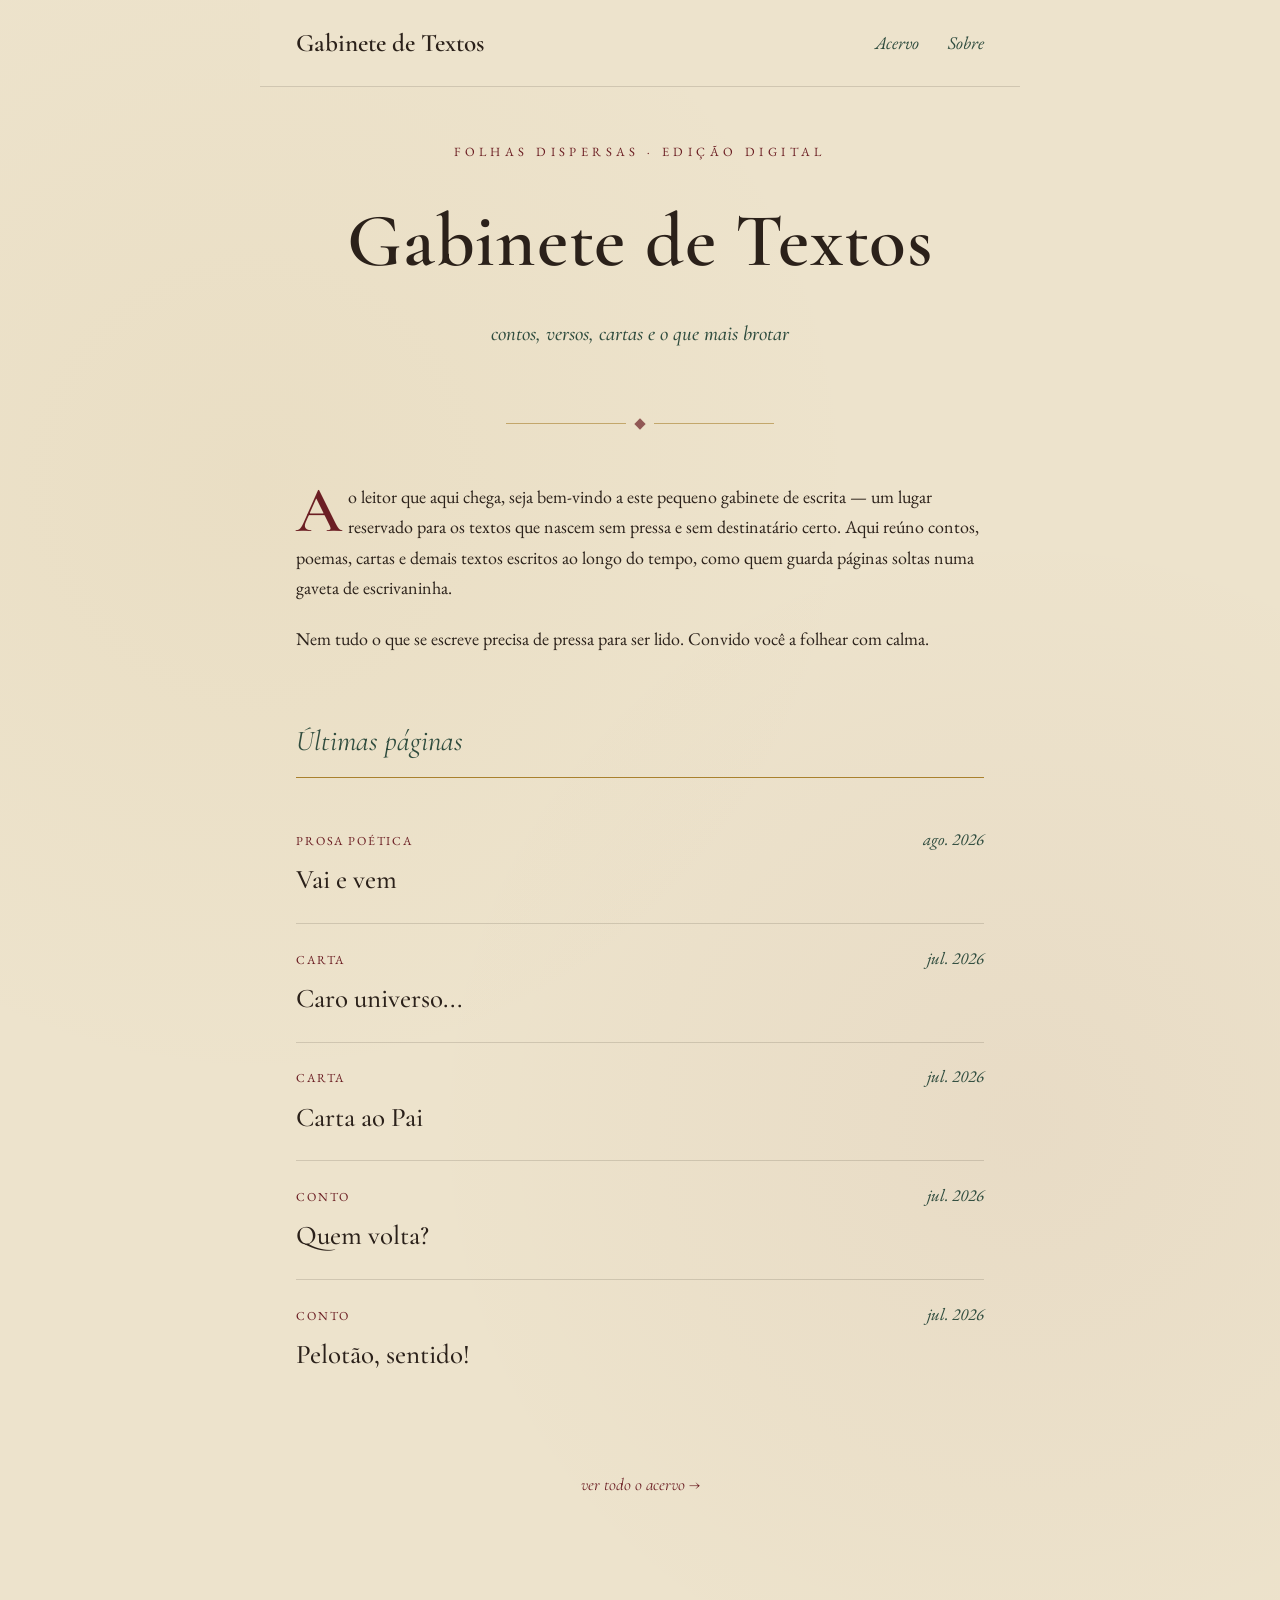
<file: index.html>
<!DOCTYPE html>
<html lang="pt-BR">
<head>
<meta charset="UTF-8">
<meta name="viewport" content="width=device-width, initial-scale=1.0">
<title>Gabinete de Textos</title>
<link rel="icon" type="image/png" sizes="32x32" href="favicon-32.png">
<link rel="apple-touch-icon" sizes="180x180" href="favicon-180.png">
<link rel="stylesheet" href="css/estilo.css">
</head>
<body>

<nav class="nav-topo">
  <a href="index.html" class="nav-logo">Gabinete de Textos</a>
  <div class="nav-links">
    <a href="acervo.html">Acervo</a>
    <a href="sobre.html">Sobre</a>
  </div>
</nav>

<div class="container">

  <div class="masthead">
    <div class="eyebrow">folhas dispersas · edição digital</div>
    <h1 class="titulo-principal">Gabinete de Textos</h1>
    <div class="subtitulo">contos, versos, cartas e o que mais brotar</div>
  </div>

  <div class="ornamento">
    <div class="linha"></div><div class="losango"></div><div class="linha"></div>
  </div>

  <div class="editorial">
    <p class="capitular">Ao leitor que aqui chega, seja bem-vindo a este pequeno gabinete de escrita — um lugar reservado para os textos que nascem sem pressa e sem destinatário certo. Aqui reúno contos, poemas, cartas e demais textos escritos ao longo do tempo, como quem guarda páginas soltas numa gaveta de escrivaninha.</p>
    <p>Nem tudo o que se escreve precisa de pressa para ser lido. Convido você a folhear com calma.</p>
  </div>

  <div class="secao-titulo">Últimas páginas</div>

  <div id="lista-recentes">
    <!-- preenchido via JS -->
  </div>

  <div class="rodape"><a href="acervo.html">ver todo o acervo →</a></div>

</div>

<script src="js/dados.js"></script>
<script>
  carregarTextos().then(textos => {
    const recentes = textos
      .sort((a, b) => new Date(b.data) - new Date(a.data))
      .slice(0, 5);
    const container = document.getElementById('lista-recentes');
    container.innerHTML = recentes.map(renderizarLinhaEdicao).join('');
  });
</script>

</body>
</html>
</file>
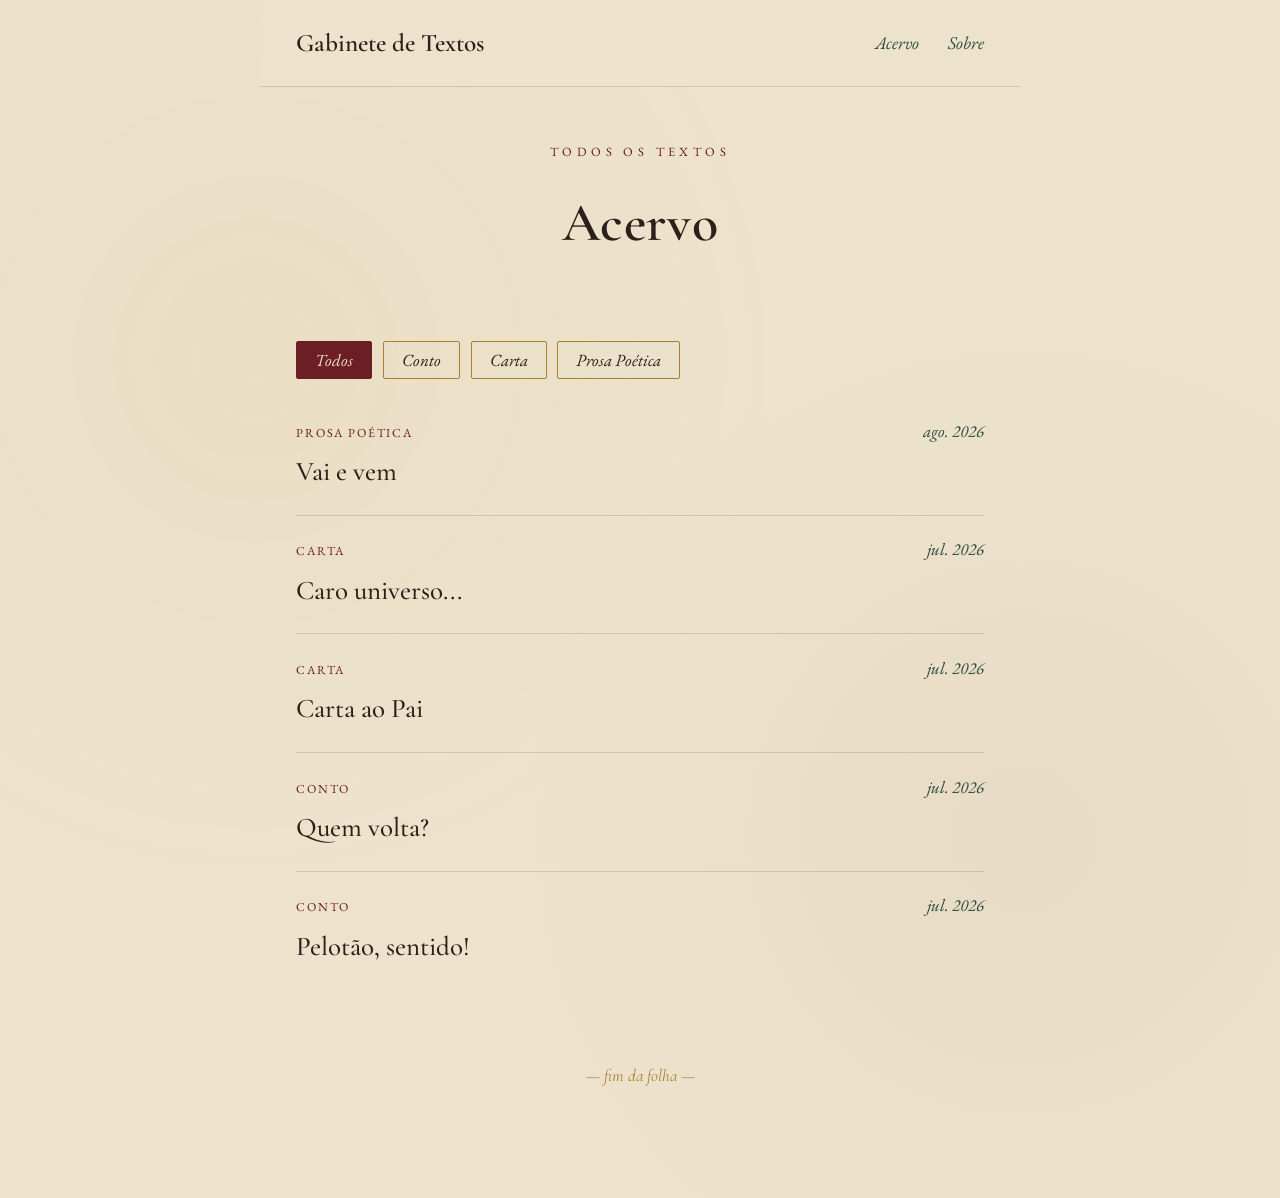
<file: acervo.html>
<!DOCTYPE html>
<html lang="pt-BR">
<head>
<meta charset="UTF-8">
<meta name="viewport" content="width=device-width, initial-scale=1.0">
<title>Acervo — Gabinete de Textos</title>
<link rel="icon" type="image/png" sizes="32x32" href="favicon-32.png">
<link rel="apple-touch-icon" sizes="180x180" href="favicon-180.png">
<link rel="stylesheet" href="css/estilo.css">
</head>
<body>

<nav class="nav-topo">
  <a href="index.html" class="nav-logo">Gabinete de Textos</a>
  <div class="nav-links">
    <a href="acervo.html">Acervo</a>
    <a href="sobre.html">Sobre</a>
  </div>
</nav>

<div class="container">

  <div class="masthead">
    <div class="eyebrow">todos os textos</div>
    <h1 class="titulo-principal" style="font-size: 3rem;">Acervo</h1>
  </div>

  <div class="filtros" id="filtros"></div>

  <div id="lista-acervo">
    <!-- preenchido via JS -->
  </div>

  <div class="rodape">— fim da folha —</div>

</div>

<script src="js/dados.js"></script>
<script>
  let todosOsTextos = [];
  let filtroAtivo = 'Todos';

  function renderizarLista(){
    const filtrados = filtroAtivo === 'Todos'
      ? todosOsTextos
      : todosOsTextos.filter(t => t.tipo === filtroAtivo);

    const ordenados = filtrados.sort((a, b) => new Date(b.data) - new Date(a.data));
    document.getElementById('lista-acervo').innerHTML = ordenados.map(renderizarLinhaEdicao).join('');
  }

  function renderizarFiltros(){
    const tipos = ['Todos', ...new Set(todosOsTextos.map(t => t.tipo))];
    document.getElementById('filtros').innerHTML = tipos.map(tipo =>
      `<button class="filtro-btn ${tipo === filtroAtivo ? 'ativo' : ''}" data-tipo="${tipo}">${tipo}</button>`
    ).join('');

    document.querySelectorAll('.filtro-btn').forEach(btn => {
      btn.addEventListener('click', () => {
        filtroAtivo = btn.dataset.tipo;
        renderizarFiltros();
        renderizarLista();
      });
    });
  }

  carregarTextos().then(textos => {
    todosOsTextos = textos;
    renderizarFiltros();
    renderizarLista();
  });
</script>

</body>
</html>
</file>
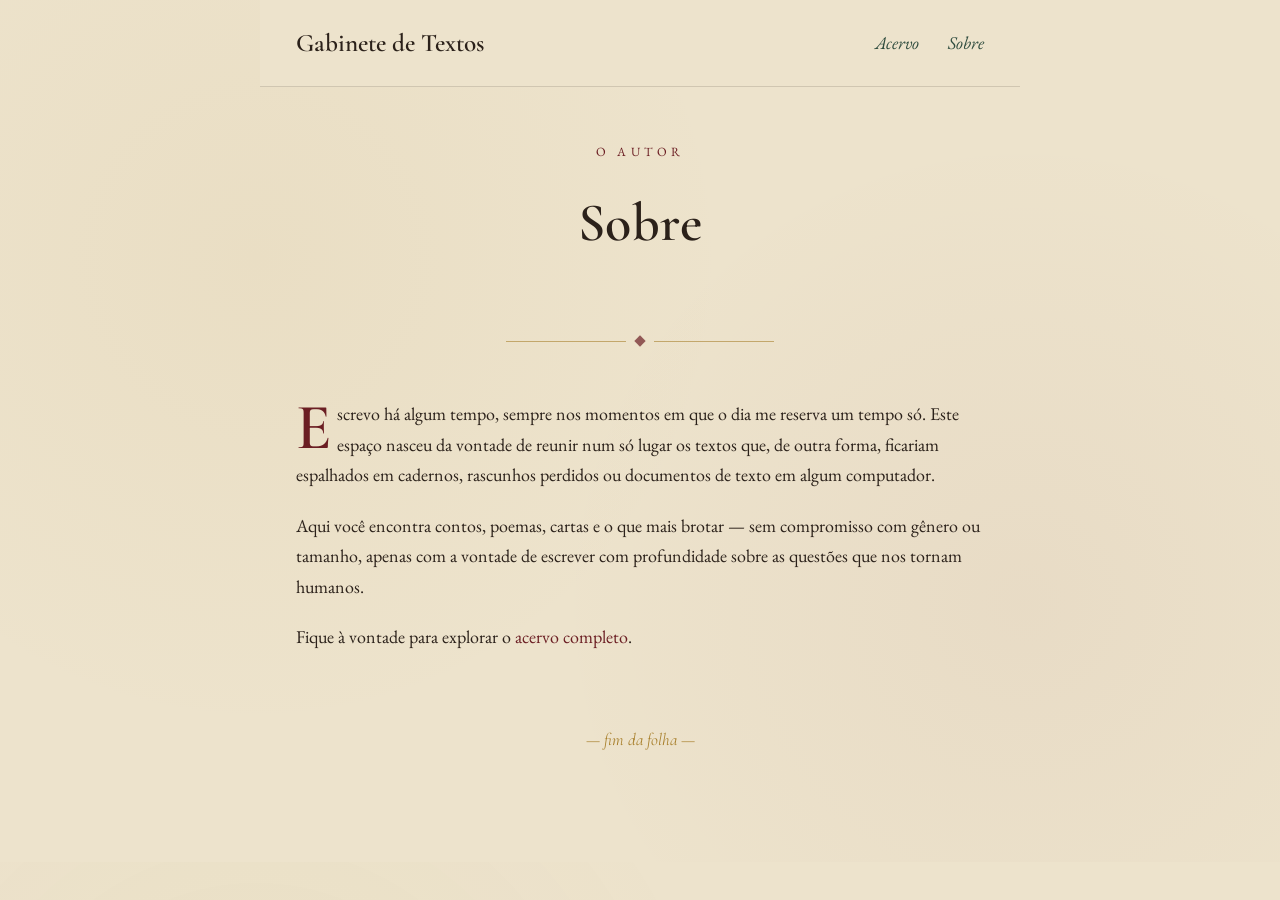
<file: sobre.html>
<!DOCTYPE html>
<html lang="pt-BR">
<head>
<meta charset="UTF-8">
<meta name="viewport" content="width=device-width, initial-scale=1.0">
<title>Sobre — Gabinete de Textos</title>
<link rel="icon" type="image/png" sizes="32x32" href="favicon-32.png">
<link rel="apple-touch-icon" sizes="180x180" href="favicon-180.png">
<link rel="stylesheet" href="css/estilo.css">
</head>
<body>

<nav class="nav-topo">
  <a href="index.html" class="nav-logo">Gabinete de Textos</a>
  <div class="nav-links">
    <a href="acervo.html">Acervo</a>
    <a href="sobre.html">Sobre</a>
  </div>
</nav>

<div class="container">

  <div class="masthead">
    <div class="eyebrow">o autor</div>
    <h1 class="titulo-principal" style="font-size: 3rem;">Sobre</h1>
  </div>

  <div class="ornamento">
    <div class="linha"></div><div class="losango"></div><div class="linha"></div>
  </div>

  <div class="editorial">
    <p class="capitular">Escrevo há algum tempo, sempre nos momentos em que o dia me reserva um tempo só. Este espaço nasceu da vontade de reunir num só lugar os textos que, de outra forma, ficariam espalhados em cadernos, rascunhos perdidos ou documentos de texto em algum computador.</p>
    <p>Aqui você encontra contos, poemas, cartas e o que mais brotar — sem compromisso com gênero ou tamanho, apenas com a vontade de escrever com profundidade sobre as questões que nos tornam humanos.</p>
    <p>Fique à vontade para explorar o <a href="acervo.html">acervo completo</a>.</p>
  </div>

  <div class="rodape">— fim da folha —</div>

</div>

</body>
</html>
</file>
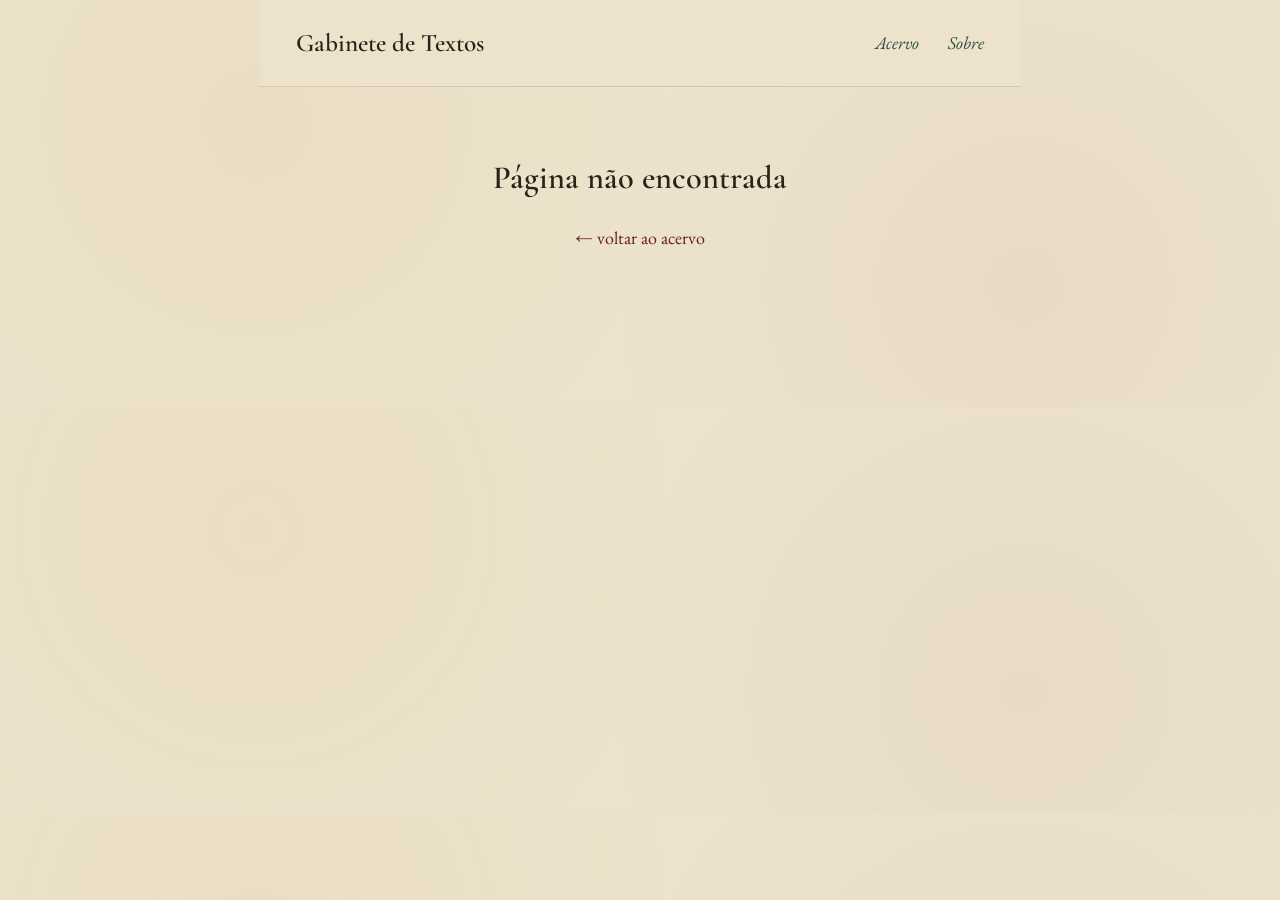
<file: texto.html>
<!DOCTYPE html>
<html lang="pt-BR">
<head>
<meta charset="UTF-8">
<meta name="viewport" content="width=device-width, initial-scale=1.0">
<title>Gabinete de Textos</title>
<link rel="icon" type="image/png" sizes="32x32" href="favicon-32.png">
<link rel="apple-touch-icon" sizes="180x180" href="favicon-180.png">
<link rel="stylesheet" href="css/estilo.css">
</head>
<body>

<nav class="nav-topo">
  <a href="index.html" class="nav-logo">Gabinete de Textos</a>
  <div class="nav-links">
    <a href="acervo.html">Acervo</a>
    <a href="sobre.html">Sobre</a>
  </div>
</nav>

<div class="container" id="conteudo">
  <!-- preenchido via JS -->
</div>

<script src="js/dados.js"></script>
<script>
  function formatarDataLonga(dataStr){
    const meses = ['janeiro','fevereiro','março','abril','maio','junho','julho','agosto','setembro','outubro','novembro','dezembro'];
    const d = new Date(dataStr + 'T00:00:00');
    return `${d.getDate()} de ${meses[d.getMonth()]} de ${d.getFullYear()}`;
  }

  const params = new URLSearchParams(window.location.search);
  const id = params.get('id');

  carregarTextos().then(textos => {
    const ordenados = textos.sort((a, b) => new Date(b.data) - new Date(a.data));
    const indice = ordenados.findIndex(t => t.id === id);
    const texto = ordenados[indice];
    const container = document.getElementById('conteudo');

    if (!texto) {
      container.innerHTML = `
        <div class="texto-cabecalho">
          <p class="texto-titulo" style="font-size:1.8rem;">Página não encontrada</p>
          <p><a href="acervo.html">← voltar ao acervo</a></p>
        </div>`;
      return;
    }

    const anterior = ordenados[indice + 1];
    const proximo = ordenados[indice - 1];

    document.title = `${texto.titulo} — Sala Vazia`;

    container.innerHTML = `
      <div class="texto-cabecalho">
        <span class="texto-tipo">${texto.tipo}</span>
        <h1 class="texto-titulo">${texto.titulo}</h1>
        <div class="texto-data">${formatarDataLonga(texto.data)}</div>
      </div>

      <div class="ornamento">
        <div class="linha"></div><div class="losango"></div><div class="linha"></div>
      </div>

      <div class="texto-corpo">
        ${texto.corpo.map((p, i) => `<p class="${i === 0 ? 'capitular' : ''}">${p}</p>`).join('')}
      </div>

      <div class="texto-navegacao">
        <span>${anterior ? `<a href="texto.html?id=${anterior.id}">← ${anterior.titulo}</a>` : ''}</span>
        <span>${proximo ? `<a href="texto.html?id=${proximo.id}">${proximo.titulo} →</a>` : ''}</span>
      </div>

      <div class="rodape"><a href="acervo.html">voltar ao acervo</a></div>
    `;
  });
</script>

</body>
</html>
</file>
<file: css/estilo.css>
@import url('https://fonts.googleapis.com/css2?family=Cormorant+Garamond:ital,wght@0,400;0,500;0,600;1,400;1,500&family=EB+Garamond:ital,wght@0,400;0,500;1,400&display=swap');

:root{
  --papel: #EDE3CC;
  --papel-escuro: #E3D6B8;
  --tinta: #2B211A;
  --bordo: #6B1E23;
  --dourado: #A9812E;
  --verde: #2F4C3E;
}

*{ box-sizing: border-box; }

html, body{
  margin:0;
  background: var(--papel);
  background-image:
    radial-gradient(circle at 20% 30%, rgba(169,129,46,0.05), transparent 40%),
    radial-gradient(circle at 80% 70%, rgba(107,30,35,0.04), transparent 40%);
  color: var(--tinta);
  font-family: 'EB Garamond', serif;
  font-size: 18px;
  line-height: 1.7;
}

a{ color: var(--bordo); text-decoration: none; }
a:hover{ text-decoration: underline; }

.container{ max-width: 760px; margin: 0 auto; padding: 3rem 2rem 6rem; }

/* Navegação */
.nav-topo{
  display:flex; justify-content:space-between; align-items:center;
  max-width: 760px; margin: 0 auto; padding: 1.2rem 2rem;
  position: sticky; top: 0; z-index: 100;
  background: var(--papel);
  border-bottom: 1px solid rgba(43,33,26,0.15);
}
.nav-logo{
  font-family: 'Cormorant Garamond', serif;
  font-weight: 600;
  font-size: 1.4rem;
  color: var(--tinta);
}
.nav-logo:hover{ text-decoration:none; color: var(--bordo); }
.nav-links{ display:flex; gap: 1.6rem; }
.nav-links a{
  font-family: 'EB Garamond', serif;
  font-style: italic;
  font-size: 1rem;
  color: var(--verde);
}

/* Masthead */
.masthead{ text-align:center; padding-bottom: 2rem; }
.eyebrow{
  font-family: 'EB Garamond', serif;
  letter-spacing: 0.35em;
  font-size: 0.7rem;
  text-transform: uppercase;
  color: var(--bordo);
  margin-bottom: 0.8rem;
}
.titulo-principal{
  font-family: 'Cormorant Garamond', serif;
  font-weight: 600;
  font-size: 4.2rem;
  margin: 0;
  letter-spacing: 0.01em;
}
.subtitulo{
  font-family: 'Cormorant Garamond', serif;
  font-style: italic;
  font-weight: 500;
  font-size: 1.15rem;
  color: var(--verde);
  margin-top: 0.6rem;
}

/* Ornamento tipo azulejo */
.ornamento{
  display:flex; align-items:center; justify-content:center; gap: 10px;
  margin: 1.8rem 0;
}
.ornamento .linha{ height:1px; width: 120px; background: var(--dourado); opacity:0.6; }
.ornamento .losango{
  width: 8px; height:8px; background: var(--bordo); opacity:0.7;
  transform: rotate(45deg);
}

/* Editorial / texto introdutório */
.editorial{ margin: 3rem 0; }
.editorial p{ margin: 0 0 1.1rem; }
.capitular::first-letter{
  font-family: 'Cormorant Garamond', serif;
  font-size: 3.6rem;
  font-weight: 600;
  float: left;
  line-height: 0.8;
  padding: 0.05em 0.1em 0 0;
  color: var(--bordo);
}

/* Títulos de seção */
.secao-titulo{
  font-family: 'Cormorant Garamond', serif;
  font-style: italic;
  font-size: 1.6rem;
  color: var(--verde);
  border-bottom: 1px solid var(--dourado);
  padding-bottom: 0.6rem;
  margin: 3.5rem 0 1.5rem;
}

/* Lista de edições/textos */
.edicao{
  display:flex; justify-content:space-between; align-items:baseline;
  padding: 1.1rem 0;
  border-bottom: 1px solid rgba(43,33,26,0.15);
  gap: 1rem;
}
.edicao:last-child{ border-bottom:none; }
.edicao-link{ flex:1; display:block; color: inherit; }
.edicao-link:hover{ text-decoration:none; }
.edicao-link:hover .edicao-titulo{ color: var(--bordo); }
.edicao-info{ flex:1; }
.edicao-tipo{
  font-size: 0.68rem;
  letter-spacing: 0.15em;
  text-transform: uppercase;
  color: var(--bordo);
  display:block;
  margin-bottom: 0.3rem;
}
.edicao-titulo{
  font-family: 'Cormorant Garamond', serif;
  font-size: 1.5rem;
  font-weight: 500;
  color: var(--tinta);
  transition: color 0.2s;
}
.edicao-data{
  font-family: 'EB Garamond', serif;
  font-style: italic;
  color: var(--verde);
  white-space: nowrap;
  font-size: 0.95rem;
}

/* Filtros do acervo */
.filtros{
  display:flex; flex-wrap: wrap; gap: 0.6rem;
  margin: 2rem 0 1rem;
}
.filtro-btn{
  font-family: 'EB Garamond', serif;
  font-style: italic;
  font-size: 0.95rem;
  background: transparent;
  border: 1px solid var(--dourado);
  color: var(--tinta);
  padding: 0.4rem 1rem;
  border-radius: 2px;
  cursor: pointer;
}
.filtro-btn:hover{ background: rgba(169,129,46,0.12); }
.filtro-btn.ativo{
  background: var(--bordo);
  border-color: var(--bordo);
  color: var(--papel);
}

/* Página de texto individual */
.texto-cabecalho{ text-align:center; margin-bottom: 2.5rem; }
.texto-tipo{
  font-size: 0.7rem;
  letter-spacing: 0.25em;
  text-transform: uppercase;
  color: var(--bordo);
}
.texto-titulo{
  font-family: 'Cormorant Garamond', serif;
  font-weight: 600;
  font-size: 3rem;
  margin: 0.5rem 0 0.3rem;
}
.texto-data{
  font-family: 'EB Garamond', serif;
  font-style: italic;
  color: var(--verde);
}
.texto-corpo p{ margin: 0 0 1.2rem; }
.texto-navegacao{
  display:flex; justify-content:space-between;
  margin-top: 3rem; padding-top: 1.5rem;
  border-top: 1px solid rgba(43,33,26,0.15);
  font-family: 'Cormorant Garamond', serif;
  font-style: italic;
}

.rodape{
  text-align:center; margin-top: 4rem;
  font-family: 'Cormorant Garamond', serif;
  font-style: italic;
  color: var(--dourado);
  font-size: 0.95rem;
}

@media (max-width: 600px){
  .titulo-principal{ font-size: 2.8rem; }
  .texto-titulo{ font-size: 2.2rem; }
  .nav-topo{ flex-direction: column; gap: 0.5rem; align-items:center; text-align:center; padding: 1rem 1.5rem; }
}
</file>
